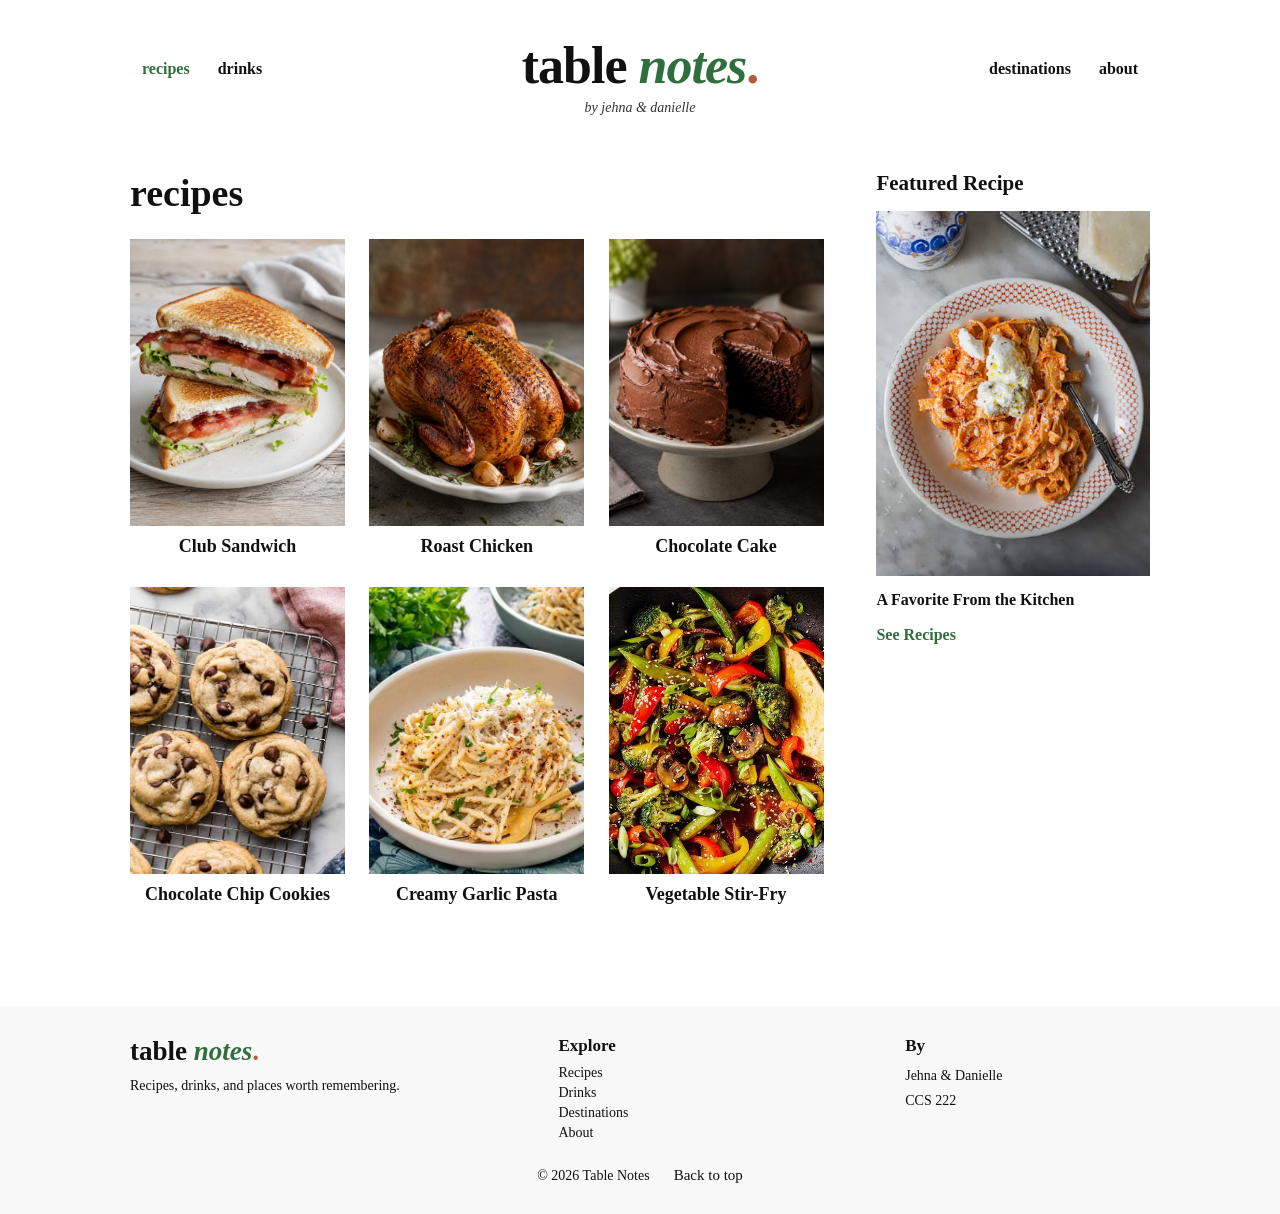
<file: index.html>
<!DOCTYPE html>
<html lang="en">

<head>
    <meta charset="UTF-8">
    <meta name="viewport" content="width=device-width, initial-scale=1.0">
    <title>Table Notes | Recipes</title>
    <link rel="stylesheet" href="style/style.css">
</head>

<body>

    <!-- Header -->
    <header class="site-header" id="top">

        <!-- Left navigation -->
        <nav class="nav-left">
            <ul>
                <li><a href="index.html" class="current">recipes</a></li>
                <li><a href="drinks.html">drinks</a></li>
            </ul>
        </nav>

        <!-- Right navigation -->
        <nav class="nav-right">
            <ul>
                <li><a href="destinations.html">destinations</a></li>
                <li><a href="about.html">about</a></li>
            </ul>
        </nav>

        <!-- Website name -->
        <div id="site-name">
            <a href="index.html">
                table <span class="brand-word">notes</span><span class="brand-dot">.</span>
            </a>
            <p>by jehna &amp; danielle</p>
        </div>

    </header>

    <!-- Main page layout -->
    <div class="content-wrapper page-layout">

        <!-- Main content -->
        <main class="main-content">

            <!-- Recipes -->
            <section class="page-section" id="recipes">
                <h1>recipes</h1>

                <!-- Recipe list -->
                <div class="recipe-grid">

                    <!-- Recipe 1 -->
                    <article class="recipe-card" id="club-sandwich">
                        <a href="#club-sandwich" class="recipe-link">
                            <img src="img/club-sandwich.png" alt="Club sandwich with toasted bread and fresh fillings">
                            <h2>Club Sandwich</h2>
                        </a>
                    </article>

                    <!-- Recipe 2 -->
                    <article class="recipe-card" id="roast-chicken">
                        <a href="#roast-chicken" class="recipe-link">
                            <img src="img/roast-chicken.png" alt="Roast chicken served golden brown with herbs">
                            <h2>Roast Chicken</h2>
                        </a>
                    </article>

                    <!-- Recipe 3 -->
                    <article class="recipe-card last-card" id="chocolate-cake">
                        <a href="#chocolate-cake" class="recipe-link">
                            <img src="img/chocolate-cake.png" alt="Chocolate cake with rich chocolate frosting">
                            <h2>Chocolate Cake</h2>
                        </a>
                    </article>

                    <!-- Recipe 4 -->
                    <article class="recipe-card" id="chocolate-chip-cookies">
                        <a href="#chocolate-chip-cookies" class="recipe-link">
                            <img src="img/recipe4.jpg" alt="Golden-brown chocolate chip cookies arranged on a plate">
                            <h2>Chocolate Chip Cookies</h2>
                        </a>
                    </article>

                    <!-- Recipe 5 -->
                    <article class="recipe-card" id="creamy-garlic-pasta">
                        <a href="#creamy-garlic-pasta" class="recipe-link">
                            <img src="img/recipe5.jpg" alt="Creamy pasta with herbs and grated cheese served in a bowl">
                            <h2>Creamy Garlic Pasta</h2>
                        </a>
                    </article>

                    <!-- Recipe 6 -->
                    <article class="recipe-card last-card" id="vegetable-stir-fry">
                        <a href="#vegetable-stir-fry" class="recipe-link">
                            <img src="img/recipe6.jpg" alt="Fresh vegetable stir-fry with colorful vegetables in a skillet">
                            <h2>Vegetable Stir-Fry</h2>
                        </a>
                    </article>

                </div>
            </section>

        </main>

        <!-- Sidebar -->
        <aside class="sidebar">
            <section class="sidebar-feature">
                <h2>Featured Recipe</h2>
                <img src="img/featured-recipe.jpg" alt="Freshly prepared homemade meal served on a ceramic plate">
                <h3>A Favorite From the Kitchen</h3>
                <a href="index.html#recipes" class="sidebar-button">See Recipes</a>
            </section>
        </aside>

    </div>

    <!-- Footer -->
    <footer class="site-footer">
        <div class="footer-content">

            <!-- Footer name -->
            <div class="footer-brand">
                <h2>
                    table <span class="footer-word">notes</span><span class="footer-dot">.</span>
                </h2>
                <p>Recipes, drinks, and places worth remembering.</p>
            </div>

            <!-- Footer links -->
            <div class="footer-links">
                <h3>Explore</h3>
                <a href="index.html">Recipes</a>
                <a href="drinks.html">Drinks</a>
                <a href="destinations.html">Destinations</a>
                <a href="about.html">About</a>
            </div>

            <!-- Footer credit -->
            <div class="footer-credit">
                <h3>By</h3>
                <p>Jehna &amp; Danielle</p>
                <p>CCS 222</p>
            </div>

            <!-- Footer bottom -->
            <div class="footer-bottom">
                <p>&copy; 2026 Table Notes</p>
                <a href="#top">Back to top</a>
            </div>

        </div>
    </footer>

</body>

</html>
</file>
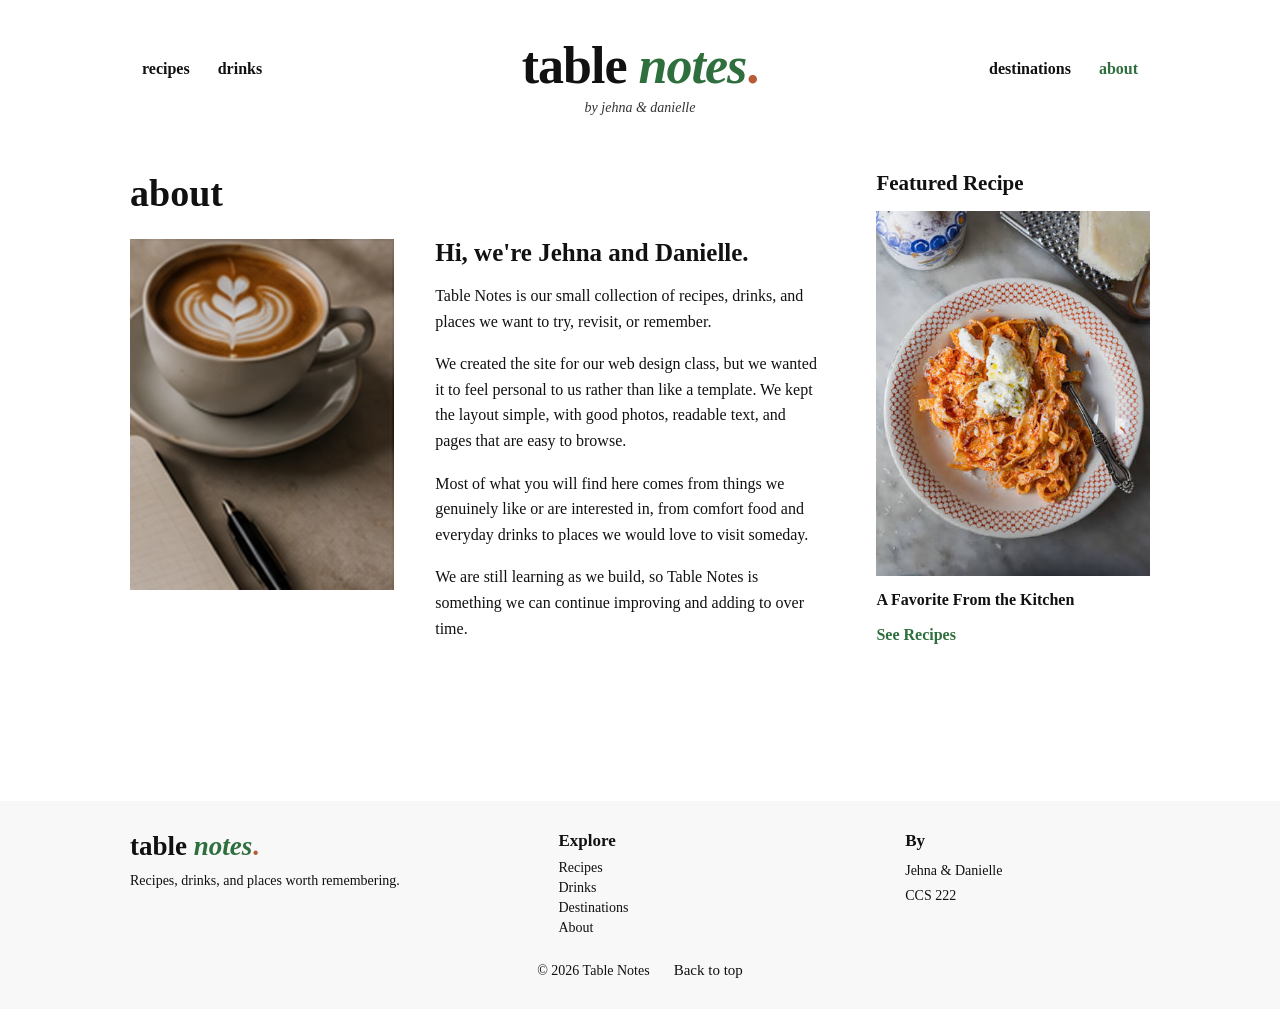
<file: about.html>
<!DOCTYPE html>
<html lang="en">

<head>
    <meta charset="UTF-8">
    <meta name="viewport" content="width=device-width, initial-scale=1.0">
    <title>Table Notes | About</title>
    <link rel="stylesheet" href="style/style.css">
</head>

<body>

    <!-- Header -->
    <header class="site-header" id="top">

        <!-- Left navigation -->
        <nav class="nav-left">
            <ul>
                <li><a href="index.html">recipes</a></li>
                <li><a href="drinks.html">drinks</a></li>
            </ul>
        </nav>

        <!-- Right navigation -->
        <nav class="nav-right">
            <ul>
                <li><a href="destinations.html">destinations</a></li>
                <li><a href="about.html" class="current">about</a></li>
            </ul>
        </nav>

        <!-- Website name -->
        <div id="site-name">
            <a href="index.html">
                table <span class="brand-word">notes</span><span class="brand-dot">.</span>
            </a>
            <p>by jehna &amp; danielle</p>
        </div>

    </header>

    <!-- Main page layout -->
    <div class="content-wrapper page-layout">

        <!-- Main content -->
        <main class="main-content">

            <!-- About -->
            <section class="page-section">
                <h1>about</h1>

                <!-- About content -->
                <div class="about-layout">

                    <!-- About image -->
                    <div class="about-photo">
                        <img src="img/about-us.jpg" alt="Jehna and Danielle together">
                    </div>

                    <!-- About text -->
                    <div class="about-copy">
                        <h2>Hi, we're Jehna and Danielle.</h2>

                        <p>
                            Table Notes is our small collection of recipes, drinks, and
                            places we want to try, revisit, or remember.
                        </p>

                        <p>
                            We created the site for our web design class, but we wanted
                            it to feel personal to us rather than like a template. We kept
                            the layout simple, with good photos, readable text, and pages
                            that are easy to browse.
                        </p>

                        <p>
                            Most of what you will find here comes from things we genuinely
                            like or are interested in, from comfort food and everyday
                            drinks to places we would love to visit someday.
                        </p>

                        <p>
                            We are still learning as we build, so Table Notes is something
                            we can continue improving and adding to over time.
                        </p>
                    </div>

                </div>
            </section>

        </main>

        <!-- Sidebar -->
        <aside class="sidebar">
            <section class="sidebar-feature">
                <h2>Featured Recipe</h2>
                <img src="img/featured-recipe.jpg" alt="Freshly prepared homemade meal served on a ceramic plate">
                <h3>A Favorite From the Kitchen</h3>
                <a href="index.html#recipes" class="sidebar-button">See Recipes</a>
            </section>
        </aside>

    </div>

    <!-- Footer -->
    <footer class="site-footer">
        <div class="footer-content">

            <!-- Footer name -->
            <div class="footer-brand">
                <h2>
                    table <span class="footer-word">notes</span><span class="footer-dot">.</span>
                </h2>
                <p>Recipes, drinks, and places worth remembering.</p>
            </div>

            <!-- Footer links -->
            <div class="footer-links">
                <h3>Explore</h3>
                <a href="index.html">Recipes</a>
                <a href="drinks.html">Drinks</a>
                <a href="destinations.html">Destinations</a>
                <a href="about.html">About</a>
            </div>

            <!-- Footer credit -->
            <div class="footer-credit">
                <h3>By</h3>
                <p>Jehna &amp; Danielle</p>
                <p>CCS 222</p>
            </div>

            <!-- Footer bottom -->
            <div class="footer-bottom">
                <p>&copy; 2026 Table Notes</p>
                <a href="#top">Back to top</a>
            </div>

        </div>
    </footer>

</body>

</html>
</file>
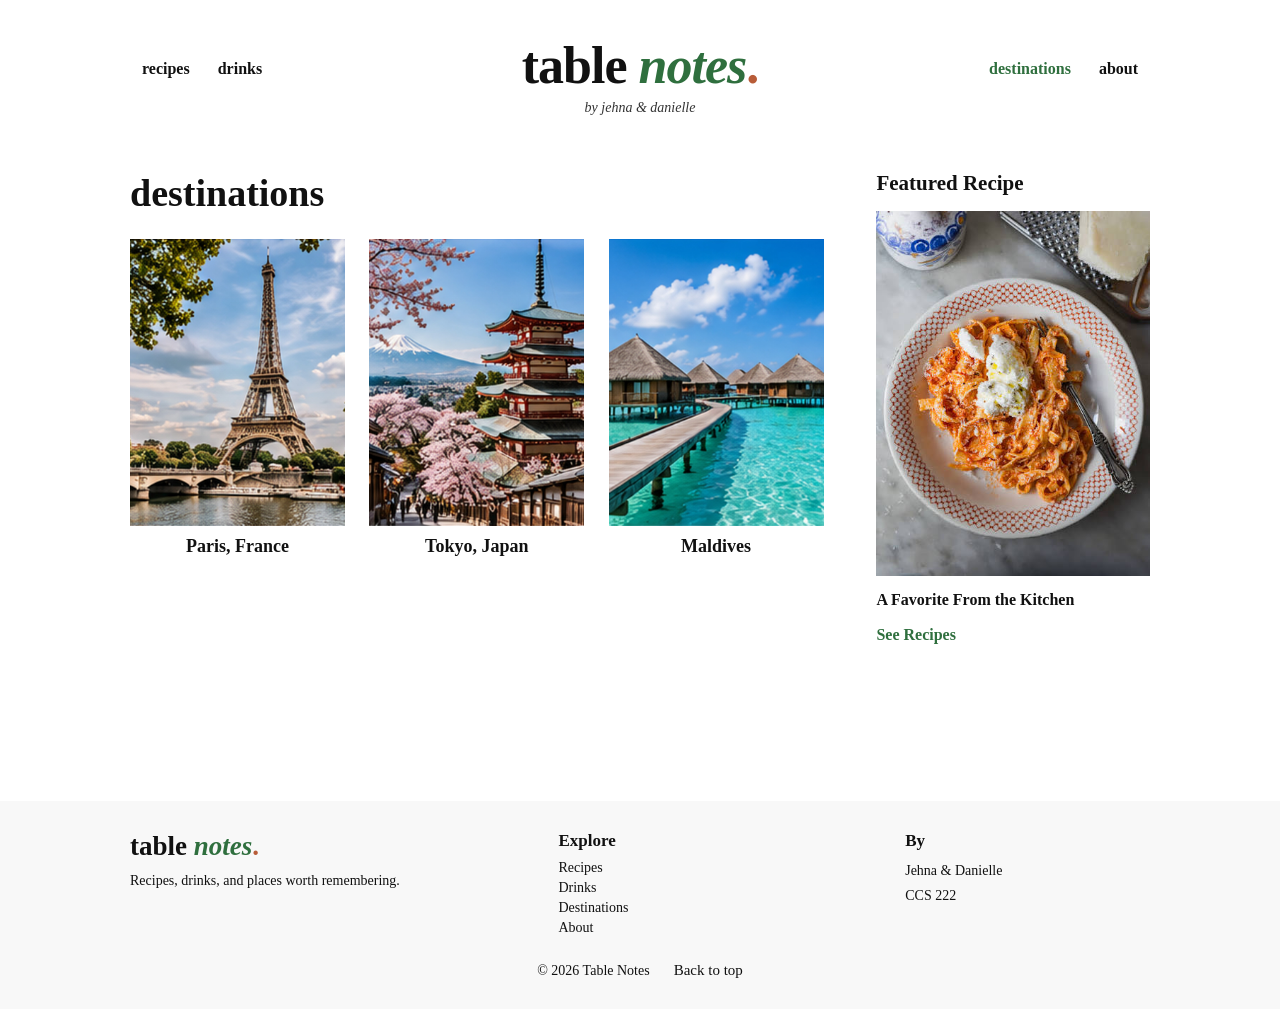
<file: destinations.html>
<!DOCTYPE html>
<html lang="en">

<head>
    <meta charset="UTF-8">
    <meta name="viewport" content="width=device-width, initial-scale=1.0">
    <title>Table Notes | Destinations</title>
    <link rel="stylesheet" href="style/style.css">
</head>

<body>

    <!-- Header -->
    <header class="site-header" id="top">

        <!-- Left navigation -->
        <nav class="nav-left">
            <ul>
                <li><a href="index.html">recipes</a></li>
                <li><a href="drinks.html">drinks</a></li>
            </ul>
        </nav>

        <!-- Right navigation -->
        <nav class="nav-right">
            <ul>
                <li><a href="destinations.html" class="current">destinations</a></li>
                <li><a href="about.html">about</a></li>
            </ul>
        </nav>

        <!-- Website name -->
        <div id="site-name">
            <a href="index.html">
                table <span class="brand-word">notes</span><span class="brand-dot">.</span>
            </a>
            <p>by jehna &amp; danielle</p>
        </div>

    </header>

    <!-- Main page layout -->
    <div class="content-wrapper page-layout">

        <!-- Main content -->
        <main class="main-content">

            <!-- Destinations -->
            <section class="page-section">
                <h1>destinations</h1>

                <!-- Destination list -->
                <div class="feature-grid">

                    <!-- Destination 1 -->
                    <article class="feature-card" id="paris">
                        <a href="#paris">
                            <img src="img/paris.jpg" alt="A quiet Paris street with a small cafe">
                            <h2>Paris, France</h2>
                        </a>
                    </article>

                    <!-- Destination 2 -->
                    <article class="feature-card" id="tokyo">
                        <a href="#tokyo">
                            <img src="img/tokyo.jpg" alt="A Tokyo street with small restaurants and signs">
                            <h2>Tokyo, Japan</h2>
                        </a>
                    </article>

                    <!-- Destination 3 -->
                    <article class="feature-card last-card" id="maldives">
                        <a href="#maldives">
                            <img src="img/maldives.jpg" alt="Clear blue water and an island beach in the Maldives">
                            <h2>Maldives</h2>
                        </a>
                    </article>

                </div>
            </section>

        </main>

        <!-- Sidebar -->
        <aside class="sidebar">
            <section class="sidebar-feature">
                <h2>Featured Recipe</h2>
                <img src="img/featured-recipe.jpg" alt="Freshly prepared homemade meal served on a ceramic plate">
                <h3>A Favorite From the Kitchen</h3>
                <a href="index.html#recipes" class="sidebar-button">See Recipes</a>
            </section>
        </aside>

    </div>

    <!-- Footer -->
    <footer class="site-footer">
        <div class="footer-content">

            <!-- Footer name -->
            <div class="footer-brand">
                <h2>
                    table <span class="footer-word">notes</span><span class="footer-dot">.</span>
                </h2>
                <p>Recipes, drinks, and places worth remembering.</p>
            </div>

            <!-- Footer links -->
            <div class="footer-links">
                <h3>Explore</h3>
                <a href="index.html">Recipes</a>
                <a href="drinks.html">Drinks</a>
                <a href="destinations.html">Destinations</a>
                <a href="about.html">About</a>
            </div>

            <!-- Footer credit -->
            <div class="footer-credit">
                <h3>By</h3>
                <p>Jehna &amp; Danielle</p>
                <p>CCS 222</p>
            </div>

            <!-- Footer bottom -->
            <div class="footer-bottom">
                <p>&copy; 2026 Table Notes</p>
                <a href="#top">Back to top</a>
            </div>

        </div>
    </footer>

</body>

</html>
</file>
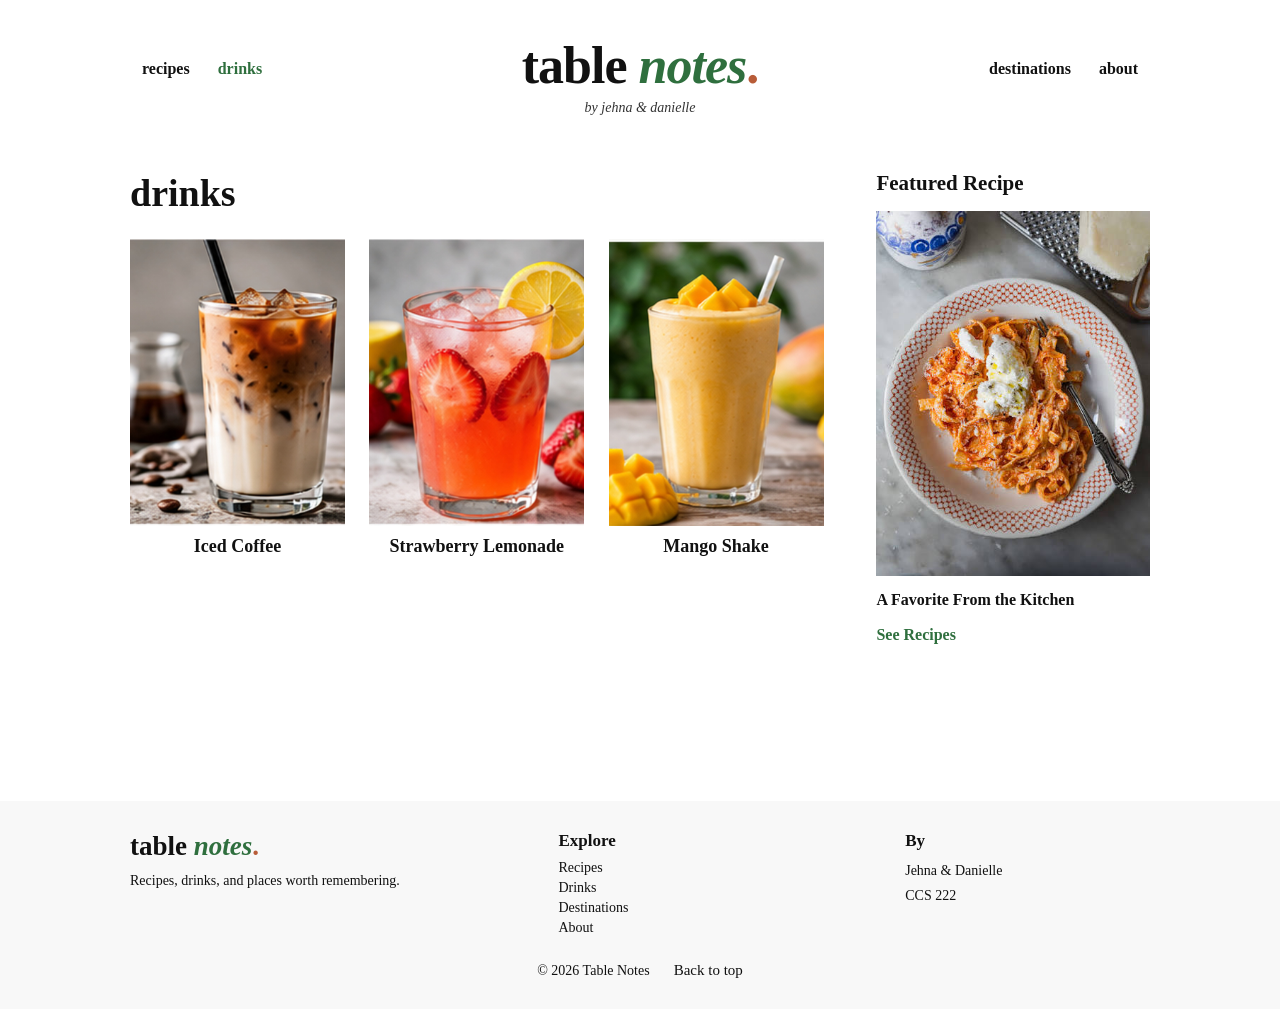
<file: drinks.html>
<!DOCTYPE html>
<html lang="en">

<head>
    <meta charset="UTF-8">
    <meta name="viewport" content="width=device-width, initial-scale=1.0">
    <title>Table Notes | Drinks</title>
    <link rel="stylesheet" href="style/style.css">
</head>

<body>

    <!-- Header -->
    <header class="site-header" id="top">

        <!-- Left navigation -->
        <nav class="nav-left">
            <ul>
                <li><a href="index.html">recipes</a></li>
                <li><a href="drinks.html" class="current">drinks</a></li>
            </ul>
        </nav>

        <!-- Right navigation -->
        <nav class="nav-right">
            <ul>
                <li><a href="destinations.html">destinations</a></li>
                <li><a href="about.html">about</a></li>
            </ul>
        </nav>

        <!-- Website name -->
        <div id="site-name">
            <a href="index.html">
                table <span class="brand-word">notes</span><span class="brand-dot">.</span>
            </a>
            <p>by jehna &amp; danielle</p>
        </div>

    </header>

    <!-- Main page layout -->
    <div class="content-wrapper page-layout">

        <!-- Main content -->
        <main class="main-content">

            <!-- Drinks -->
            <section class="page-section">
                <h1>drinks</h1>

                <!-- Drink list -->
                <div class="feature-grid">

                    <!-- Drink 1 -->
                    <article class="feature-card" id="iced-coffee">
                        <a href="#iced-coffee">
                            <img src="img/iced-coffee.jpg" alt="Iced coffee served in a clear glass">
                            <h2>Iced Coffee</h2>
                        </a>
                    </article>

                    <!-- Drink 2 -->
                    <article class="feature-card" id="strawberry-lemonade">
                        <a href="#strawberry-lemonade">
                            <img src="img/strawberry-lemonade.jpg" alt="Cold strawberry lemonade with fresh fruit">
                            <h2>Strawberry Lemonade</h2>
                        </a>
                    </article>

                    <!-- Drink 3 -->
                    <article class="feature-card last-card" id="mango-shake">
                        <a href="#mango-shake">
                            <img src="img/mango-shake.jpg" alt="Thick mango shake served cold in a glass">
                            <h2>Mango Shake</h2>
                        </a>
                    </article>

                </div>
            </section>

        </main>

        <!-- Sidebar -->
        <aside class="sidebar">
            <section class="sidebar-feature">
                <h2>Featured Recipe</h2>
                <img src="img/featured-recipe.jpg" alt="Freshly prepared homemade meal served on a ceramic plate">
                <h3>A Favorite From the Kitchen</h3>
                <a href="index.html#recipes" class="sidebar-button">See Recipes</a>
            </section>
        </aside>

    </div>

    <!-- Footer -->
    <footer class="site-footer">
        <div class="footer-content">

            <!-- Footer name -->
            <div class="footer-brand">
                <h2>
                    table <span class="footer-word">notes</span><span class="footer-dot">.</span>
                </h2>
                <p>Recipes, drinks, and places worth remembering.</p>
            </div>

            <!-- Footer links -->
            <div class="footer-links">
                <h3>Explore</h3>
                <a href="index.html">Recipes</a>
                <a href="drinks.html">Drinks</a>
                <a href="destinations.html">Destinations</a>
                <a href="about.html">About</a>
            </div>

            <!-- Footer credit -->
            <div class="footer-credit">
                <h3>By</h3>
                <p>Jehna &amp; Danielle</p>
                <p>CCS 222</p>
            </div>

            <!-- Footer bottom -->
            <div class="footer-bottom">
                <p>&copy; 2026 Table Notes</p>
                <a href="#top">Back to top</a>
            </div>

        </div>
    </footer>

</body>

</html>
</file>
<file: style/style.css>
/* Page */

body {
    margin: 0;
    background-color: white;
    color: #111111;
    font-family: "Times New Roman", Times, serif;
}


/* Header */

.site-header {
    max-width: 1020px;
    margin: 0 auto;
    padding: 40px 20px 26px;
    overflow: hidden;
}

.nav-left {
    float: left;
    width: 30%;
    margin-top: 20px;
}

.nav-right {
    float: right;
    width: 30%;
    margin-top: 20px;
    text-align: right;
}

.site-header ul {
    margin: 0;
    padding: 0;
    list-style: none;
}

.site-header li {
    display: inline;
    margin: 0 12px;
}

.site-header a {
    color: #111111;
    font-family: "Times New Roman", Times, serif;
    font-size: 16px;
    font-weight: bold;
    text-decoration: none;
}

.site-header a:hover,
.site-header a.current {
    color: #2f6f3e;
}


/* Website name */

#site-name {
    text-align: center;
    line-height: 1;
}

#site-name a {
    font-family: "Times New Roman", Times, serif;
    font-size: 52px;
    font-weight: bold;
    letter-spacing: -1px;
}

#site-name .brand-word {
    color: #2f6f3e;
    font-style: italic;
}

#site-name .brand-dot {
    color: #b85c38;
}

#site-name p {
    margin: 9px 0 0;
    color: #333333;
    font-family: "Times New Roman", Times, serif;
    font-size: 14px;
    font-style: italic;
}


/* Main page layout */

.content-wrapper {
    max-width: 1020px;
    min-height: 560px;
    margin: 0 auto;
    padding: 30px 20px 70px;
}

.page-layout {
    overflow: hidden;
}

.main-content {
    float: left;
    width: 68%;
}

.sidebar {
    float: right;
    width: 28%;
}


/* Page headings */

.page-section h1 {
    margin: 0 0 24px;
    font-family: "Times New Roman", Times, serif;
    font-size: 38px;
    font-weight: bold;
    text-transform: lowercase;
}


/* Recipe and page cards */

.recipe-grid,
.feature-grid {
    width: 100%;
    overflow: hidden;
}

.recipe-card,
.feature-card {
    float: left;
    width: 31%;
    margin-right: 3.5%;
    margin-bottom: 30px;
    text-align: center;
}

.recipe-card.last-card,
.feature-card.last-card {
    margin-right: 0;
}

.recipe-card img,
.feature-card img {
    display: block;
    width: 100%;
    height: auto;
}

.recipe-card h2,
.feature-card h2 {
    margin: 10px 0 0;
    font-family: "Times New Roman", Times, serif;
    font-size: 18px;
    line-height: 1.2;
}

.recipe-link,
.feature-card a {
    color: #111111;
    text-decoration: none;
}

.recipe-link:hover h2,
.feature-card a:hover h2 {
    color: #2f6f3e;
}

.recipe-link:hover img,
.feature-card a:hover img {
    opacity: 0.78;
}


/* Sidebar */

.sidebar-feature {
    padding: 0 0 0 12px;
    background-color: white;
}

.sidebar-feature h2 {
    margin: 0 0 15px;
    font-family: "Times New Roman", Times, serif;
    font-size: 21px;
}

.sidebar-feature img {
    display: block;
    width: 100%;
    height: auto;
}

.sidebar-feature h3 {
    margin: 14px 0 15px;
    font-family: "Times New Roman", Times, serif;
    font-size: 16px;
    line-height: 1.3;
}

.sidebar-button {
    color: #2f6f3e;
    font-family: "Times New Roman", Times, serif;
    font-weight: bold;
    text-decoration: none;
}

.sidebar-button:hover {
    color: #b85c38;
}


/* About page */

.about-layout {
    overflow: hidden;
}

.about-photo {
    float: left;
    width: 38%;
}

.about-photo img {
    display: block;
    width: 100%;
    height: auto;
}

.about-copy {
    float: right;
    width: 56%;
}

.about-copy h2 {
    margin: 0 0 16px;
    font-family: "Times New Roman", Times, serif;
    font-size: 25px;
}

.about-copy p {
    margin: 0 0 17px;
    font-family: "Times New Roman", Times, serif;
    font-size: 16px;
    line-height: 1.6;
}


/* Footer */

.site-footer {
    margin-top: 0;
    background-color: #f8f8f8;
}

.footer-content {
    max-width: 1020px;
    margin: 0 auto;
    padding: 30px 20px 28px;
    overflow: hidden;
}

.footer-brand {
    float: left;
    width: 42%;
}

.footer-links {
    float: left;
    width: 24%;
}

.footer-credit {
    float: right;
    width: 24%;
}

.footer-brand h2 {
    margin: 0 0 8px;
    font-family: "Times New Roman", Times, serif;
    font-size: 27px;
}

.footer-word {
    color: #2f6f3e;
    font-style: italic;
}

.footer-dot {
    color: #b85c38;
}

.footer-brand p,
.footer-credit p,
.footer-bottom p {
    margin: 4px 0;
    font-family: "Times New Roman", Times, serif;
    font-size: 14px;
    line-height: 1.5;
}

.footer-links h3,
.footer-credit h3 {
    margin: 0 0 9px;
    font-family: "Times New Roman", Times, serif;
    font-size: 17px;
}

.footer-links a {
    display: block;
    margin: 4px 0;
    color: #111111;
    font-family: "Times New Roman", Times, serif;
    font-size: 14px;
    text-decoration: none;
}

.footer-links a:hover,
.footer-bottom a:hover {
    color: #2f6f3e;
}

.footer-bottom {
    clear: both;
    padding-top: 20px;
    text-align: center;
}

.footer-bottom p {
    display: inline;
    margin-right: 20px;
}

.footer-bottom a {
    color: #111111;
    font-family: "Times New Roman", Times, serif;
    font-size: 15px;
    text-decoration: none;
}


/* Medium screens */

@media (max-width: 800px) {

    .content-wrapper {
        min-height: 0;
    }

    #site-name a {
        font-size: 44px;
    }

    .site-header a {
        font-size: 16px;
    }

    .main-content,
    .sidebar {
        float: none;
        width: 100%;
    }

    .sidebar {
        max-width: 420px;
        margin: 28px auto 0;
    }

    .sidebar-feature {
        padding-left: 0;
    }

    .recipe-card,
    .feature-card {
        width: 48%;
        margin-right: 2%;
    }

    .recipe-card.last-card,
    .feature-card.last-card {
        margin-right: 2%;
    }

    .about-photo,
    .about-copy {
        float: none;
        width: 100%;
    }

    .about-photo {
        max-width: 430px;
        margin-bottom: 26px;
    }
}


/* Small screens */

@media (max-width: 520px) {

    .site-header {
        padding-top: 28px;
        padding-bottom: 28px;
    }

    .nav-left,
    .nav-right {
        float: none;
        width: 100%;
        margin-top: 9px;
        text-align: center;
    }

    #site-name {
        margin-top: 18px;
    }

    #site-name a {
        font-size: 38px;
    }

    .content-wrapper {
        padding-top: 30px;
    }

    .page-section h1 {
        font-size: 36px;
    }

    .recipe-card,
    .feature-card,
    .recipe-card.last-card,
    .feature-card.last-card {
        float: none;
        width: 100%;
        margin-right: 0;
    }

    .footer-brand,
    .footer-links,
    .footer-credit {
        float: none;
        width: 100%;
        text-align: left;
    }

    .footer-links,
    .footer-credit {
        margin-top: 20px;
    }

    .footer-bottom {
        text-align: left;
    }

    .footer-bottom p,
    .footer-bottom a {
        display: block;
        margin: 4px 0;
    }
}
</file>
